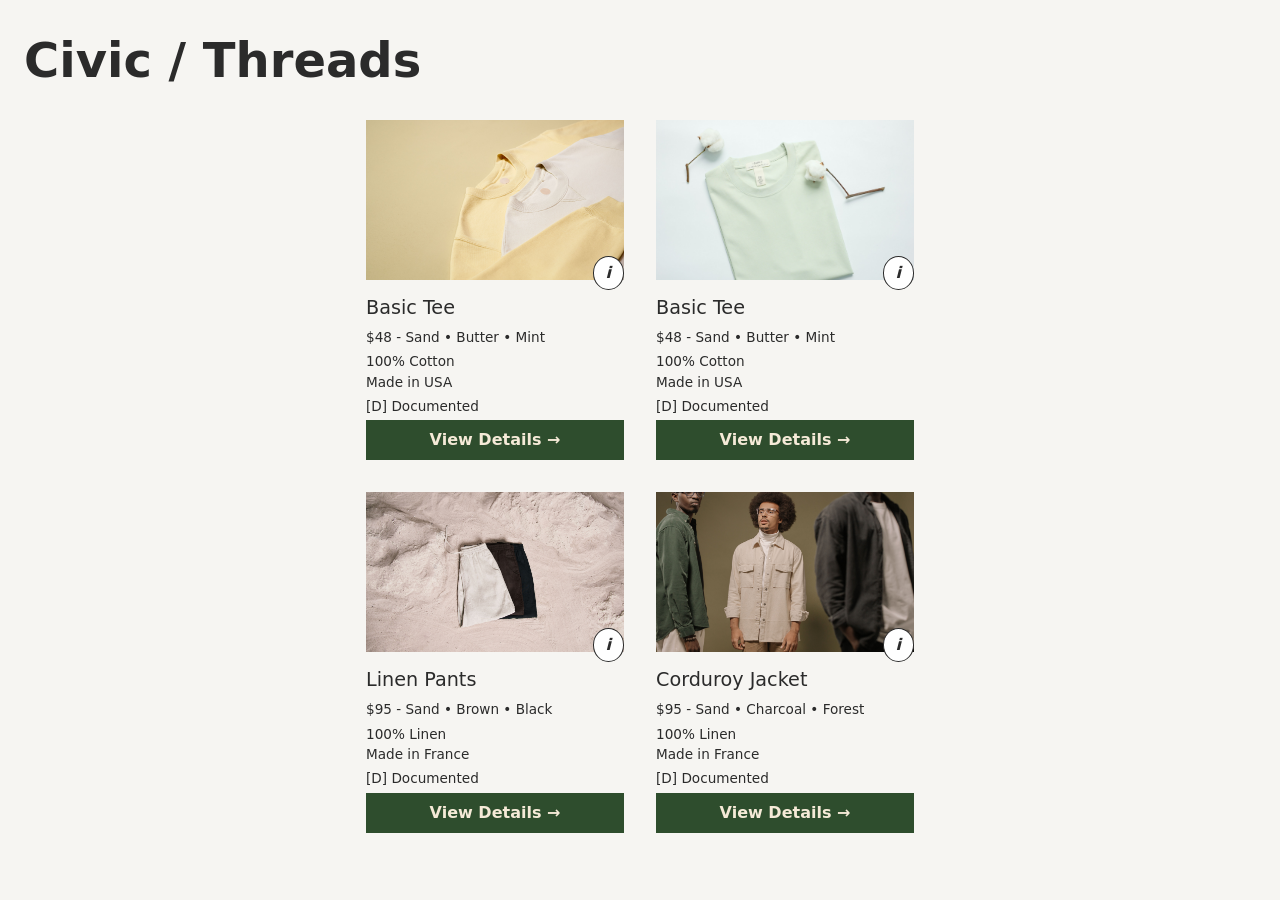
<file: index.html>
<!DOCTYPE html>
<html lang="en">
<head>
    <meta charset="UTF-8">
    <meta name="viewport" content="width=device-width, initial-scale=1.0">
    <title>Store Grid</title>
    <link rel="stylesheet" href="styles/style.css">
</head>
<body>
    <header>
        <h1>Civic / Threads</h1>
    </header>
    <main>
        <div class="card-grid">
            <div id="card-1" class="card">
                <div class="card-img-container">
                    <img class="card-img" src="img/basic-tee-1.jpg" alt="Basic Tee; Butter">
                    <i class="info-i" aria-hidden="true">i</i>
                    <button class="quick-look" popovertarget="basic-tee-quick-1">Quick look &#x27A4;</button>
                </div>
                <h2 class="card-title">Basic Tee</h2>
                <p class="short-details">$48 - Sand &bull; Butter &bull; Mint</p>
                <p class="material-source">100% Cotton<br>Made in USA</p>
                <p class="label">[D] Documented</p>
                <button class="view-details">View Details &rarr;</button>
                <div id="basic-tee-quick-1" popover="auto">
                    <button class="popover-close" popovertarget="basic-tee-quick-1" popovertargetaction="hide" aria-label="Close details">Close x</button>
                    <h3>Cotton: what the evidence supports</h3>
                    <p class="claim">[D] Documented - Provided by supplier</p>
                    <small>Created: August 12th, 2024 - Reviewed: November 17th, 2026</small>
                    <div class="popover-greenbox">
                        <p>Claim</p>
                        <p>Basic Tee: 100% Cotton. Origin of cotton: Turkey. Cut and sewn in United States.</p>
                    </div>
                    <div class="popover-greenbox">
                        <p>Does this prove?</p>
                        <p>This claim only supports the fact that these cotton fibers sourced from said locations. No notes on farm listings or whether or not they're organic fibers.</p>
                    </div>
                    <div class="popover-greenbox">
                        <p>What else?</p>
                        <p>To further support the claims we will request more records on the testing of the batch we're sourcing for our products.</p>
                    </div>
                </div>
            </div>
            <div id="card-2" class="card">
                <div class="card-img-container">
                    <img class="card-img" src="img/basic-tee-2.jpg" alt="Basic Tee; Mint">
                    <i class="info-i" aria-hidden="true">i</i>
                    <button class="quick-look" popovertarget="basic-tee-quick-2">Quick look &#x27A4;</button>
                </div>
                <h2 class="card-title">Basic Tee</h2>
                <p class="short-details">$48 - Sand &bull; Butter &bull; Mint</p>
                <p class="material-source">100% Cotton<br>Made in USA</p>
                <p class="label">[D] Documented</p>
                <button class="view-details">View Details &rarr;</button>
                <div id="basic-tee-quick-2" popover="auto">
                    <button class="popover-close" popovertarget="basic-tee-quick-2" popovertargetaction="hide" aria-label="Close details">Close x</button>
                    <h3>Cotton: what the evidence supports</h3>
                    <p class="claim">[D] Documented - Provided by supplier</p>
                    <small>Created: August 12th, 2024 - Reviewed: November 17th, 2026</small>
                    <div class="popover-greenbox">
                        <p>Claim</p>
                        <p>Basic Tee: 100% Cotton. Origin of cotton: Turkey. Cut and sewn in United States.</p>
                    </div>
                    <div class="popover-greenbox">
                        <p>Does this prove?</p>
                        <p>This claim only supports the fact that these cotton fibers sourced from said locations. No notes on farm listings or whether or not they're organic fibers.</p>
                    </div>
                    <div class="popover-greenbox">
                        <p>What else?</p>
                        <p>To further support the claims we will request more records on the testing of the batch we're sourcing for our products.</p>
                    </div>
                </div>
            </div>
            <div id="card-3" class="card">
                <div class="card-img-container">
                    <img class="card-img" src="img/linen-pants.jpg" alt="Linen Pants">
                    <i class="info-i" aria-hidden="true">i</i>
                    <button class="quick-look" popovertarget="linen-pants-quick">Quick look &#x27A4;</button>
                </div>
                <h2 class="card-title">Linen Pants</h2>
                <p class="short-details">$95 - Sand &bull; Brown &bull; Black</p>
                <p class="material-source">100% Linen<br>Made in France</p>
                <p class="label">[D] Documented</p>
                <button class="view-details">View Details &rarr;</button>
                <div id="linen-pants-quick" popover="auto">
                    <button class="popover-close" popovertarget="linen-pants-quick" popovertargetaction="hide" aria-label="Close details">Close x</button>
                    <h3>Linen: what the evidence supports</h3>
                    <p class="claim">[D] Documented - Provided by supplier</p>
                    <small>Created: August 12th, 2024 - Reviewed: November 17th, 2026</small>
                    <div class="popover-greenbox">
                        <p>Claim</p>
                        <p>Basic Tee: 100% Linen. Origin of Linen: France.</p>
                    </div>
                    <div class="popover-greenbox">
                        <p>Does this prove?</p>
                        <p>This claim only supports the fact that these linen fibers sourced from said locations. No notes on farm listings or whether or not they're organic fibers.</p>
                    </div>
                    <div class="popover-greenbox">
                        <p>What else?</p>
                        <p>To further support the claims we will request more records on the testing of the batch we're sourcing for our products.</p>
                    </div>
                </div>
            </div>
            <div id="card-4" class="card">
                <div class="card-img-container">
                    <img class="card-img" src="img/cord-jacket.jpg" alt="Corduroy Jacket">
                    <i class="info-i" aria-hidden="true">i</i>
                    <button class="quick-look" popovertarget="cord-jacket-quick">Quick look &#x27A4;</button>
                </div>
                <h2 class="card-title">Corduroy Jacket</h2>
                <p class="short-details">$95 - Sand &bull; Charcoal &bull; Forest</p>
                <p class="material-source">100% Linen<br>Made in France</p>
                <p class="label">[D] Documented</p>
                <button class="view-details">View Details &rarr;</button>
                <div id="cord-jacket-quick" popover="auto">
                    <button class="popover-close" popovertarget="cord-jacket-quick" popovertargetaction="hide" aria-label="Close details">Close x</button>
                    <h3>Linen: what the evidence supports</h3>
                    <p class="claim">[D] Documented - Provided by supplier</p>
                    <small>Created: August 12th, 2024 - Reviewed: November 17th, 2026</small>
                    <div class="popover-greenbox">
                        <p>Claim</p>
                        <p>Basic Tee: 100% Linen. Origin of cotton: France.</p>
                    </div>
                    <div class="popover-greenbox">
                        <p>Does this prove?</p>
                        <p>This claim only supports the fact that these linen fibers sourced from said locations. No notes on farm listings or whether or not they're organic fibers.</p>
                    </div>
                    <div class="popover-greenbox">
                        <p>What else?</p>
                        <p>To further support the claims we will request more records on the testing of the batch we're sourcing for our products.</p>
                    </div>
                </div>
            </div>
        </div>
    </main>
</body>
</html>
</file>
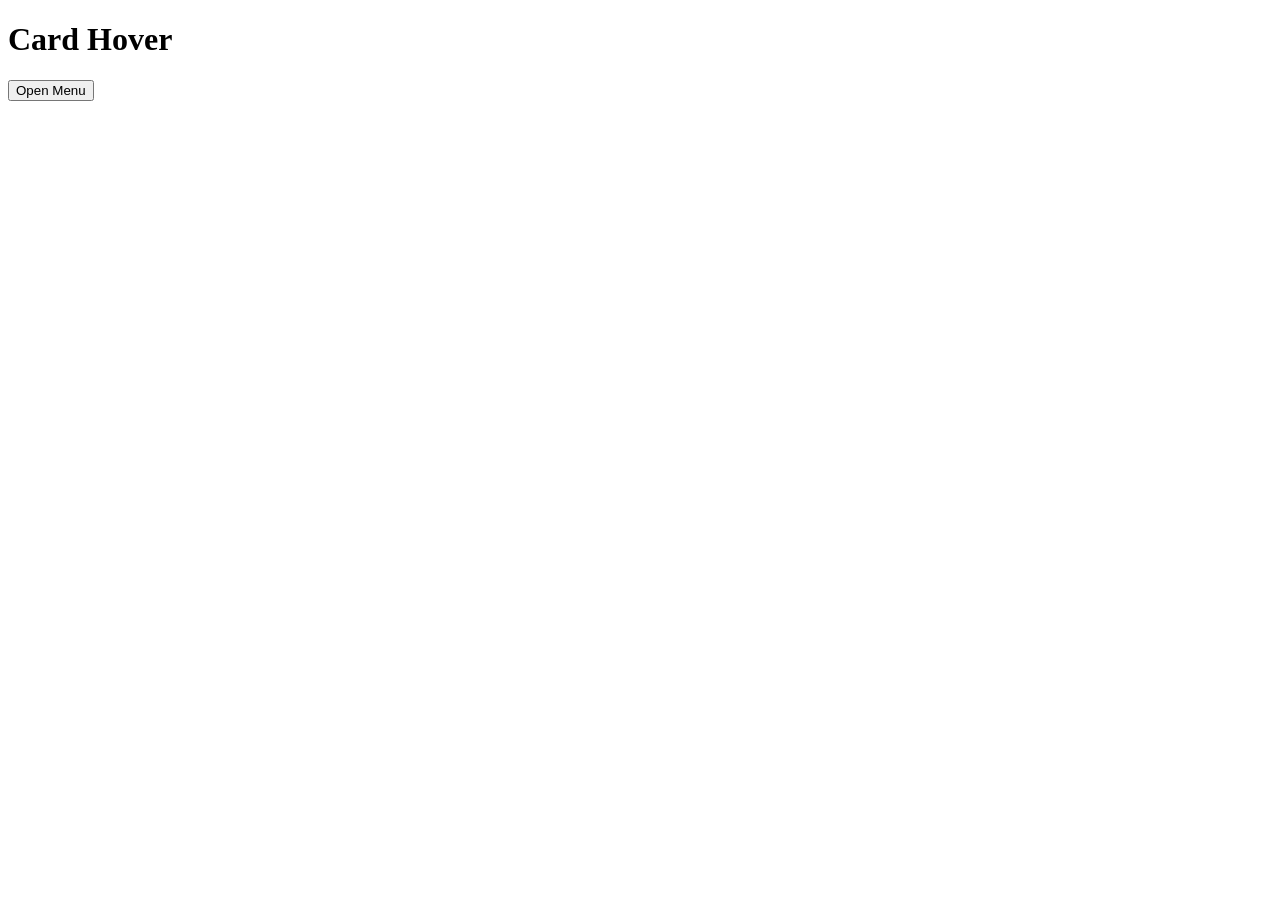
<file: hover-examples/hover-examples.html>
<!DOCTYPE html>
<html lang="en">
<head>
    <meta charset="UTF-8">
    <meta name="viewport" content="width=device-width, initial-scale=1.0">
    <title>Card Hover</title>
    <link rel="stylesheet" href="bird.css">
    <link rel="stylesheet" href="menu.css">
</head>
<body>
    <h1>Card Hover</h1>

    <!-- <a href="#" interestfor="article-preview">Card title</a> -->

    <!-- The 'id' must match the 'interestfor' value on the trigger -->
    <!-- <div id="article-preview" popover="hint" class="hovercard">
        <h2>The buzz on hummingbirds</h2>
        <p class="byline">By Delphi Aguilar</p>
        <div>
            <img class="card-img" src="../bird.jpg" alt="A vibrant hummingbird">
            <p>Brief summary of the article...</p>
        </div>
    </div> -->

    <!-- <button popovertarget="my-popover">Open Popover</button>
    <div popover id="my-popover">Greetings, one and all!</div> -->

    <header>
        <button popovertarget="menu">Open Menu</button>
    </header>
    <main>
        <!-- Page content goes here -->
        <!-- menu popover -->
        <div id="menu" popover="auto">
            <ul>
                <li>
                    <a href="#">New thing</a><button popovertarget="new-info">ⓘ</button>
                </li>
                <li>
                    <a href="#">Open thing</a><button popovertarget="open-info">ⓘ</button>
                </li>
                <li>
                    <a href="#">Save thing</a><button popovertarget="save-info">ⓘ</button>
                </li>
                <li>
                    <a href="#">Close thing</a><button popovertarget="close-info">ⓘ</button>
                </li>
            </ul>
        </div>

        <!-- info popover -->
        <div id="new-info" class="info-popover" popover="hint">
            This is some information about <strong>creating a new</strong> thing.
        </div>
        <div id="open-info" class="info-popover" popover="hint">
            This is some information about <strong>opening an existing</strong> thing.
        </div>
        <div id="save-info" class="info-popover" popover="hint">
            This is some information about <strong>saving the current</strong> thing.
        </div>
        <div id="close-info" class="info-popover" popover="hint">
            This is some information about <strong>closing the current</strong> thing.
        </div>
    </main>
</body>
  </html>
</file>
<file: styles/style.css>
* {
    box-sizing: border-box;
    padding: 0;
    margin: 0;
}

body {
    overflow-x: hidden;
    font: 100%/1.5 system-ui, sans-serif;
    background-color: #f6f5f2;
    color: #2b2b2b;
}

h1 {
    margin: 1.5rem;
    font-size: 3rem;
}

h2 {
    font-size: 1.2rem;
    font-weight: 500;
}

h3 {
    font-size: 1rem;
}

.card-grid {
    width: 100vw;
    position: relative;
    display: grid;
    grid-template-columns: repeat(2, 1fr);
    gap: 2rem;
}

@media screen and (min-width: 550px) {
    .card-grid {
        width: 548px;
        margin: 0 auto;
    }
}

.card {
    display: grid;
    gap: 0.25rem;
}

.card p {
    font-size: 0.85rem;
}

.card-img-container {
    display: grid;
    grid-template-rows: repeat(5, 1fr);
}

.card-img-container img {
    height: 10rem;
    width: 18rem;
    object-fit: cover;
    grid-row: 1 / -1;
    grid-column: 1 / -1;
    z-index: 0;
}

.card-img {
    max-width: 100%;
}

.info-i {
    border: 1px solid #2b2b2b;
    padding: 0.25rem 0.75rem;
    border-radius: 50%;
    background-color: white;
    font-weight: bold;
    grid-column: 1 / 3;
    grid-row: 5 / -1;
    justify-self: end;
    z-index: 1;
}

.quick-look {
    background: white;
    color: #2b2b2b;
    opacity: 0;
    border: none;
    padding: 0.5rem;
    margin: 0;
    cursor: pointer;
    grid-row: 5 / -1;
    grid-column: 1 / -1;
    z-index: 2;
}

.quick-look:hover {
    opacity: 1;
}

[popover] {
    opacity: 0;
    transform-origin: top;
    background-color: white;
    color: #2b2b2b;
    width: 380px;
    border: 1px solid #cacaca;
    padding: 1rem;
    margin: 0;
    margin-top: -10rem;
    inset: auto;
    position-area: bottom;
}

[popover] p {
    margin-top: 0.5rem;
}

.claim {
    font-weight: bold;
}

[popover] small {
    font-size: 0.75rem;
    color: #5b5b5b;
}

.popover-greenbox {
    background-color: #5b8c88;
    color: #f5ead7;
    padding: 0.5rem;
    margin-block: 1rem;
}

.popover-greenbox p:first-of-type {
    font-weight: bold;
}

.popover-greenbox p:last-of-type {
    font-size: 0.75rem;
}

[popover]:popover-open {
    opacity: 1;
    transform: scale(1);
}

@starting-style {
    [popover]:popover-open {
        opacity: 0;
        transform: scale(0.5);
    }
}

@media (prefers-reduced-motion: no-preference) {
    [popover] {
        transition:
            opacity 0.5s,
            transform,
            display,
            overlay;
        transition-behavior: allow-discrete;
    }

    .quick-look {
        transition: opacity 0.5s;
    }
}

.popover-close {
    background: #c46a4b;
    color: #f5ead7;
    border: 1px solid #cacaca;
    padding: 0.5rem;
    margin-block: 1rem;
    width: 100%;
    text-align: left;
    font: inherit;
    font-size: 0.8rem;
    font-weight: bold;
    cursor: pointer;
}

.view-details {
    background: #2e4d2d;
    color: #f5ead7;
    border: none;
    padding: 0.5rem;
    margin: 0;
    font: inherit;
    font-weight: bold;
    cursor: pointer;
}
</file>
<file: hover-examples/bird.css>
[popover].hovercard {
    position-area: block-end span-inline-end;
    position-try-fallbacks: flip-block, flip-inline;
    opacity: 0;
    transform-origin: top;
}

[popover].hovercard:popover-open {
    opacity: 1;
    transform: translateY(0) scale(1);
}

@starting-style {
    [popover].hovercard:popover-open {
        opacity: 0;
        transform: translateY(-10px) scale(0.95);
    }
}

@media (prefers-reduced-motion: no-preference) {
    [popover].hovercard {
        transition:
            opacity 0.5s,
            transform,
            display,
            overlay;
        transition-delay: 0.4s;
        transition-behavior: allow-discrete;
    }
}

[interestfor] {
    interest-delay: 0.2s 0.1s;
}

.card-img {
    width: 300px;
    border-radius: 10px;
}
</file>
<file: hover-examples/menu.css>
#menu {
    margin: 0;
    margin-top: 0.4rem;
    inset: auto;
    position-area: bottom;
}

#menu ul {
    display: grid;
    grid-template-columns: max-content;
    gap: 0.4rem;
    padding: 0.4rem;
}

#menu li {
    grid-column: span 2;
    display: grid;
    grid: inherit;
    grid-template-columns: subgrid;
    gap: 1.4rem;
}

li [popovertarget] {
    cursor: pointer;
    font-size: 1.2rem;
}

li button {
    border: none;
    padding: 0;
    background-color: inherit;
}
</file>
